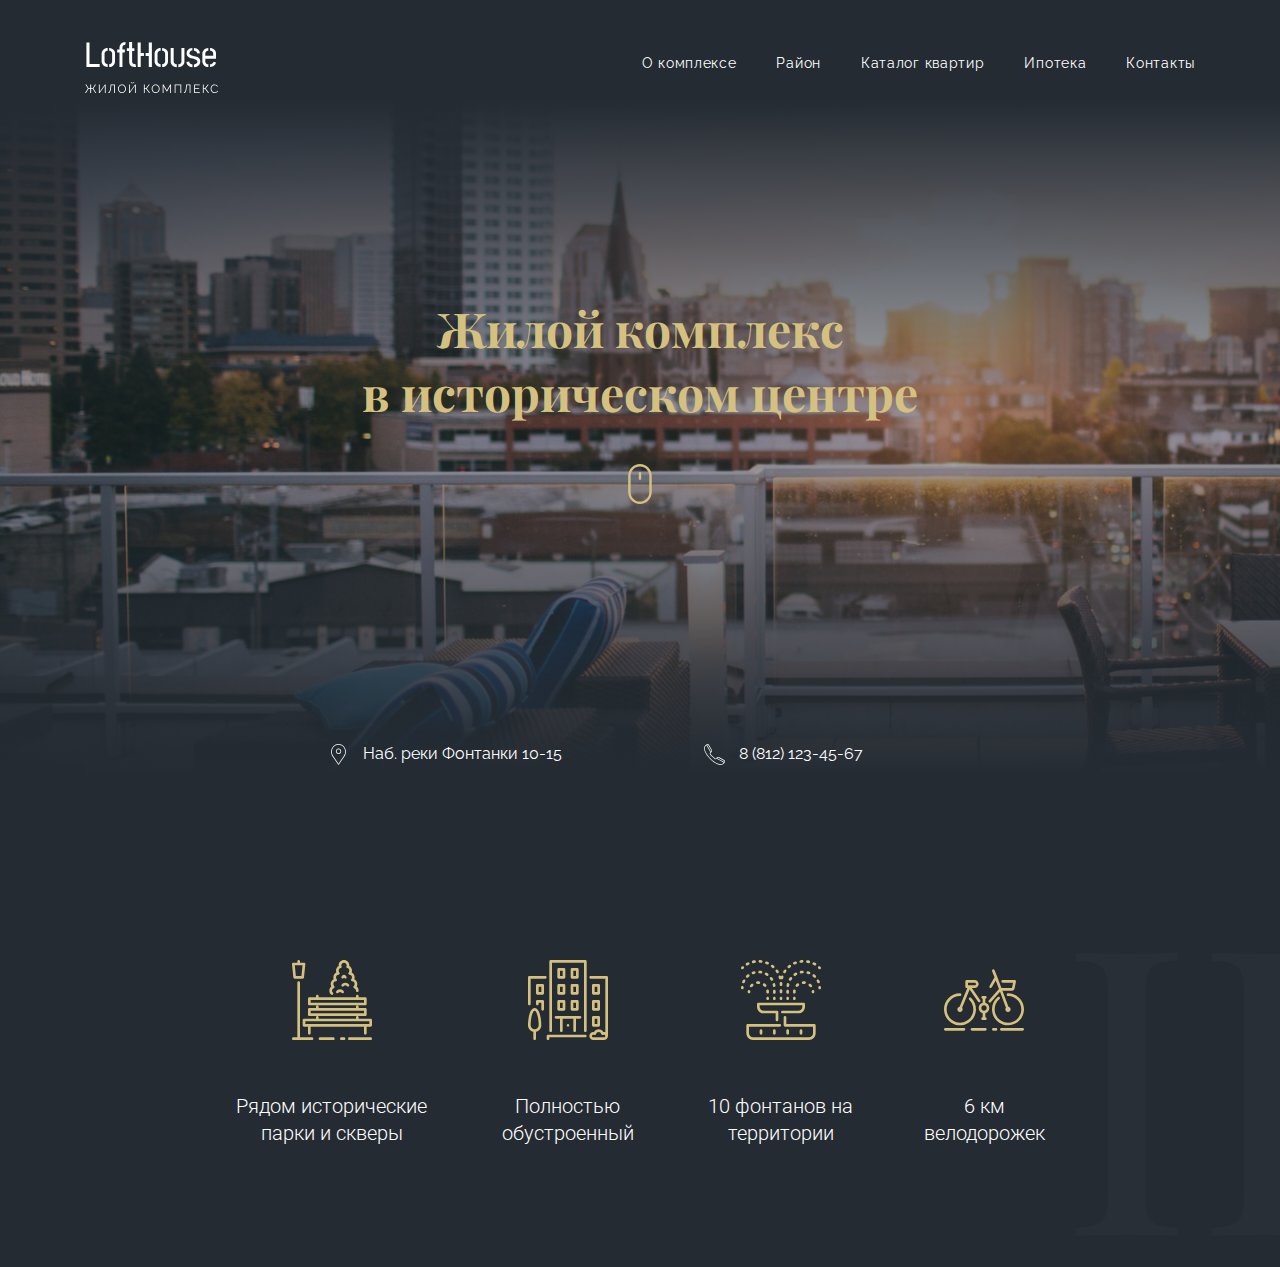
<file: loft-house/index.html>
<!DOCTYPE html>
<html lang="ru">

<head>

    <!-- Это лендинг для жилого комплекса, при разработке планирую использовать:
    - SCSS
    - Переменные
    - Миксины
    - Css Grid
    - Flex box

    Дополнительно будет использоваться:
    - Мобильная навигация.
    - Маска номера телефона.
    - YouTube Lightbox.
    - Yandex карта. -->

    <meta charset="UTF-8">
    <meta name="viewport" content="width=device-width, initial-scale=1.0">
    <link rel="stylesheet" href="./css/main.css">
    <title>Loft House - Главная.</title>
</head>

<body>
    <header class="header none1">
        <div class="header__top">
            <div class="container">
                <div class="header__top-row">
                    <a href="#">
                        <img src="./img/logo.svg" alt="Loft House">
                    </a>
                    <div class="header__nav">
                        <nav class="nav">
                            <ul class="nav__list">
                                <li><a href="#">О комплексе</a></li>
                                <li><a href="#">Район</a></li>
                                <li><a href="#">Каталог квартир</a></li>
                                <li><a href="#">Ипотека</a></li>
                                <li><a href="#">Контакты</a></li>
                            </ul>
                        </nav>
                    </div>

                    <div class="header__nav-btn">
                        <button class="nav-icon-btn">
                            <div class="nav-icon">
                            </div>
                        </button>
                    </div>

                </div>
            </div>
        </div>

        <div class="header__title container">
            <h1 class="header__desc">Жилой комплекс <br> в историческом центре</h1>
            <a href="#benefits"><img class="header__icon" src="./img/header/mouse.svg" alt="Scroll next"></a>
        </div>

        <div class="header__bottom">
            <div class="container">
                <div class="header__contacts">
                    <div class="header__adress"><a href="#link-to-map">Наб. реки Фонтанки 10-15</a></div>
                    <div class="header__phone"><a href="tel:+78121234567">8 (812) 123-45-67</a></div>
                </div>
            </div>
        </div>
    </header>

    <main>
        <section class="benefits">
            <h2 class="visually-hidden">Преимущества ЖК</h2>

            <div class="container container--sm">
                <div class="benefits__row">

                    <div class="benefits__item">
                        <img class="benefits__item-img" src="./img/benefits/parks.svg" alt="">
                        <p class="benefits__item-text">Рядом исторические
                            парки&nbsp;и&nbsp;скверы</p>
                    </div>
                    <div class="benefits__item">
                        <img class="benefits__item-img" src="./img/benefits/building.svg" alt="">
                        <p class="benefits__item-text">Полностью
                            обустроенный</p>
                    </div>
                    <div class="benefits__item">
                        <img class="benefits__item-img" src="./img/benefits/fountain.svg" alt="">
                        <p class="benefits__item-text">10 фонтанов
                            на территории</p>
                    </div>
                    <div class="benefits__item">
                        <img class="benefits__item-img" src="./img/benefits/bicycle.svg" alt="">
                        <p class="benefits__item-text">6 км <br>
                            велодорожек</p>
                    </div>

                </div>
            </div>
        </section>

        <section class="apartments none">

            <div class="container">

                <div class="apartments__title">
                    <h2 class="title-2">Наши квартиры</h2>
                </div>

                <div class="apartments__cards">
                    <a class="card" href="#">
                        <img class="card__image" src="./img/cards/01.jpg" alt="Пентхаус “Loft Олимп”">
                        <h3 class="card__title">Пентхаус “Loft Олимп”</h3>
                    </a>

                    <a class="card" href="#">
                        <img class="card__image" src="./img/cards/02.jpg" alt="Пентхаус “Loft Олимп”">
                        <h3 class="card__title">Апартаменты “Nice Loft”</h3>
                    </a>

                    <a class="card" href="#">
                        <img class="card__image" src="./img/cards/03.jpg" alt="Пентхаус “Loft Олимп”">
                        <h3 class="card__title">Апартаменты “Loft Studio”</h3>
                    </a>

                    <a class="card" href="#">
                        <img class="card__image" src="./img/cards/04.jpg" alt="Пентхаус “Loft Олимп”">
                        <h3 class="card__title">Loft квартира “Престиж”</h3>
                    </a>
                </div>

            </div>

        </section>

        <section class="cta none">
            <div class="container">

                <div class="cta__title">
                    <h2 class="title-2">Хотите посмотреть?</h2>
                </div>

                <div class="cta__wrapper">
                    <div class="cta__text">ЖК LoftHouse – это проект бизнес-класса, расположенный в центре города, на
                        Наб. реки Фонтанки 10-15. Комплекс предлагает своим жильцам квартиры площадью от 40 до 170 кв.
                        м. В здании будет три секции, в которых разместится всего 56 квартир.</div>

                    <form class="cta__form form" action="">
                        <input class="form__input" type="text" placeholder="Ваше имя">
                        <input class="form__input" type="tel" placeholder="Ваш телефон">

                        <p class="form__privacy">
                            *Мы никому не передаем ваши данные.
                            <br>
                            И не сохраняем ваш номер в базу.
                        </p>

                        <button class="form__btn" type="submit">Посмотреть район</button>

                    </form>
                </div>
            </div>
        </section>

        <section class="video none">
            <h2 class="visually-hidden">Видео про ЖК Loft House</h2>
            <div class="container">
                <a class="video__link" href="#">
                    <img class="video__icon" src="./img/video/play-button.svg" alt="">
                    <img class="video__img" src="./img/video/video-bg.jpg" alt="">
                </a>
            </div>
        </section>

        <section class="section-map none">

            <div class="container">
                <div class="section-map__title">
                    <h2 class="title-2">Район на карте</h2>
                </div>
                <div class="section-map__map">
                    <div class="map" id="map"></div>
                </div>
            </div>

        </section>

        <section class="feedback none">
            
            <div class="container">
                <div class="feedback__title">
                    <h2 class="title-2">
                        Есть вопросы?
                    </h2>
                </div>

                <form class="feedback__form form">

                    <p class="form__privacy">
                        *Мы никому не передаем ваши данные.
                        <br>
                        И не сохраняем ваш номер в базу.
                    </p>
                    <input class="form__input" type="text" placeholder="Ваше имя">
                    <input class="form__input" type="tel" placeholder="Ваш телефон">
                    <button class="form__btn" type="submit">Посмотреть район</button>
                    
                </form>

            </div>
        </section>

    </main>

    <footer class="footer none">
        <div class="container">
            <div class="footer__grid">
                <div class="footer__logo">
                    <a href="#">
                        <img src="./img/logo.svg" alt="Loft House">
                    </a>
                </div>
                <div class="footer__nav">
                    <nav>
                        <ul class="footer__nav-list">
                            <li><a href="#">О комплексе</a></li>
                            <li><a href="#">Район</a></li>
                            <li><a href="#">Каталог квартир</a></li>
                            <li><a href="#">Ипотека</a></li>
                            <li><a href="#">Контакты</a></li>
                        </ul>
                    </nav>
                </div>
                <div class="footer__nav">
                    <nav>
                        <ul class="footer__nav-list">
                            <li><a href="#">Поселение и переезд</a></li>
                            <li><a href="#">Сервисные услуги</a></li>
                            <li><a href="#">Экологическая устойчивость</a></li>
                            <li><a href="#">Инвестиционные возможности</a></li>
                            <li><a href="#">Программа лояльности</a></li>
                        </ul>
                    </nav>
                </div>
                <div class="footer__addres">
                    <ul class="footer__nav-list">
                            <li>Адрес: Наб. реки Фонтанки 10-15</li>
                            <li>Телефон: <a href="tel.:+78121234567">8 (812) 123-45-67</a></li>
                            <li>Отдел продаж: 10:00 - 20:00</li>
                            <li>E-mail: <a class="link-bold" href="mailto:vip@lofthouse.ru">vip@lofthouse.ru</a></li>
                        </ul>

                        <ul class="footer__socials">
                            <li><a href="#"><img src="./img/socials/youtube.svg" alt=""></a></li>
                            <li><a href="#"><img src="./img/socials/vk.svg" alt=""></a></li>
                            <li><a href="#"><img src="./img/socials/facebook.svg" alt=""></a></li>
                            <li><a href="#"><img src="./img/socials/instagram.svg" alt=""></a></li>
                        </ul>
                </div>

            </div>
        </div>
    </footer>

    <script src="./js/main.js"></script>
</body>

</html>
</file>
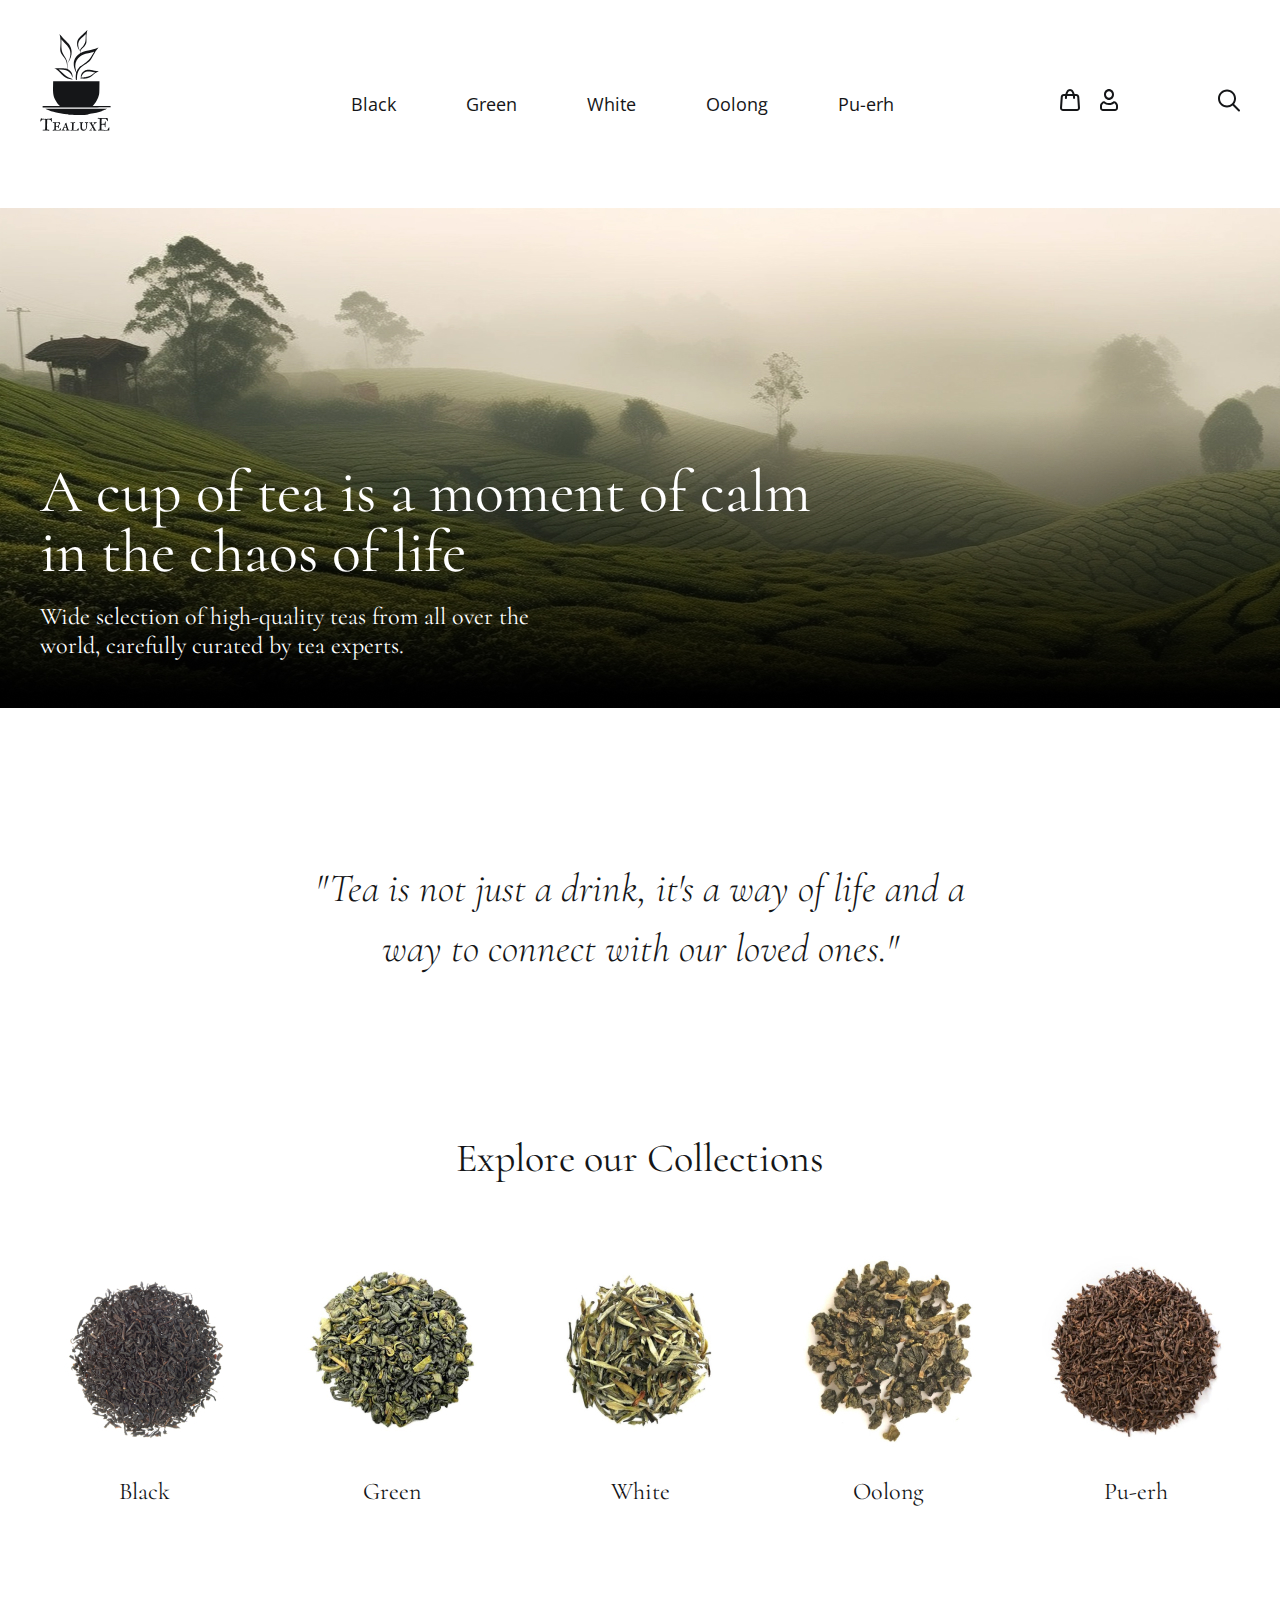
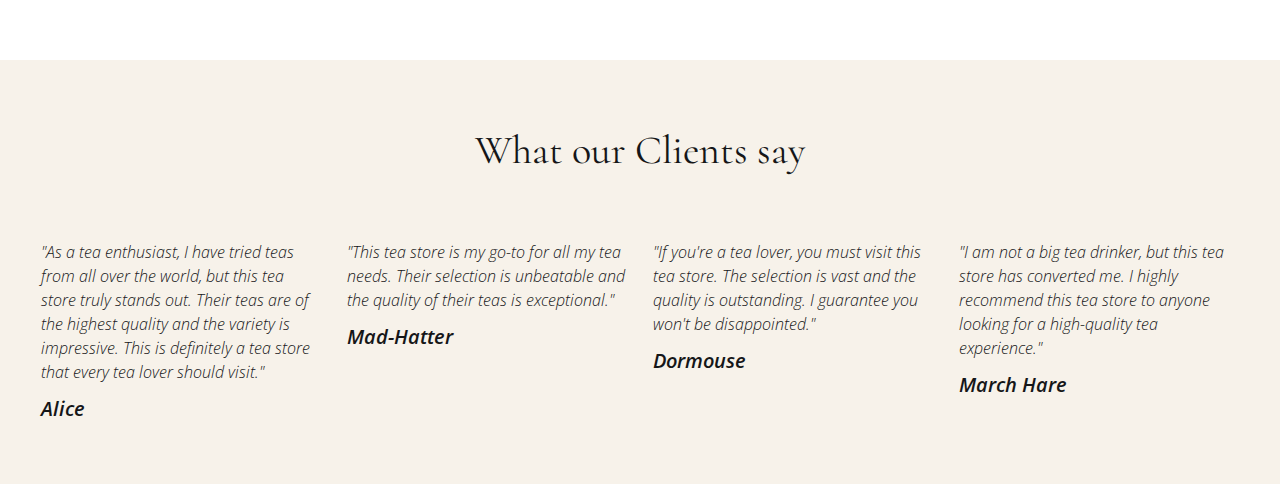
<file: tea-luxe/index.html>
<!DOCTYPE html>
<html lang="ru">

<head>
    <meta charset="UTF-8">
    <meta name="viewport" content="width=device-width, initial-scale=1.0">
    <link rel="stylesheet" href="./css/reset.css">
    <link rel="stylesheet" href="./css/main.css">
    <title>Lorem, ipsum.</title>
</head>

<body>

    <div class="menu--close"></div>
    <div class="wrapper">
        <header class="header">
            <div class="container">
                <div class="header__inner">
                    <a href="#" class="logo">
                        <img src="./images/logo.svg" alt="Tealuxe">
                    </a>
                    <nav class="menu">
                        <button class="menu__btn">
                            <span></span>
                            <span></span>
                            <span></span>
                            <span></span>
                        </button>
                        <ul class="menu__list">
                            <li class="menu__close">
                                <button class="menu__close-btn">
                                    <img src="./images/close.svg" alt="">
                                </button>
                            </li>
                            <li class="menu__item"><a href="#" class="menu__link">Black</a></li>
                            <li class="menu__item"><a href="#" class="menu__link">Green</a></li>
                            <li class="menu__item"><a href="#" class="menu__link">White</a></li>
                            <li class="menu__item"><a href="#" class="menu__link">Oolong</a></li>
                            <li class="menu__item"><a href="#" class="menu__link">Pu-erh</a></li>
                            <li class="mobile-nav">
                                <ul class="mobile-menu">
                                    <li class="mobile-menu__item">
                                        <a class="mobile__menu-link" href="#">Contact Us</a>
                                    </li>
                                    <li class="mobile-menu__item">
                                        <a class="mobile__menu-link" href="#">Our Blog</a>
                                    </li>
                                    <li class="mobile-menu__item">
                                        <a class="mobile__menu-link" href="#">Shipping and Delivery</a>
                                    </li>
                                </ul>
                                <ul class="mobile-actions">
                                    <li class="mobile-actions__item">
                                        <a href="#" class="mobile-actions__link">
                                            <img src="images/cart.svg" alt="">
                                        </a>
                                    </li>
                                    <li class="mobile-actions__item">
                                        <a href="#" class="mobile-actions__link">
                                            <img src="images/user.svg" alt="">
                                        </a>
                                    </li>
                                    <li class="mobile-actions__item">
                                        <a href="#" class="mobile-actions__link"></a>
                                        <img src="images/search.svg" alt="">
                                    </li>
                                </ul>
                            </li>
                        </ul>
                    </nav>
                    <ul class="user-action">
                        <li class="user-actions__item">
                            <a href="#" class="user-actions__link">
                                <img src="images/cart.svg" alt="">
                            </a>
                        </li>
                        <li class="user-actions__item">
                            <a href="#" class="user-actions__link">
                                <img src="images/user.svg" alt="">
                            </a>
                        </li>
                        <li class="user-actions__item user-actions__item-search">
                            <a href="#" class="user-actions__link"></a>
                            <img src="images/search.svg" alt="">
                            <!-- <search>
                                <form action="">
                                    <input type="search">
                                    <button type="submit"></button>
                                </form>
                            </search> -->
                        </li>
                    </ul>
                </div>
            </div>
        </header>

        <main class="main">
            <section class="top">
                <div class="container">
                    <div class="top__inner">
                        <h1 class="top__title">
                            A cup of tea is a moment of calm in the chaos of life
                        </h1>
                        <p class="top__text">
                            Wide selection of high-quality teas from all over the world, carefully curated by tea
                            experts.
                        </p>
                    </div>
                </div>
            </section>
            <blockquote class="blockquote">
                <p class="blockquote__text">"Tea is not just a drink, it's a way of life and a way to connect with our
                    loved ones."</p>
            </blockquote>

            <section class="assortment">
                <div class="container">
                    <h2 class="title assortment__title">Explore our Collections</h2>
                    <ul class="assortment__list">
                        <li class="assortment__item">
                            <img src="./images/black.jpg" alt="" class="assortment__img">
                            <p class="assortment__name">Black</p>
                        </li>
                        <li class="assortment__item">
                            <img src="./images/green.jpg" alt="" class="assortment__img">
                            <p class="assortment__name">Green</p>
                        </li>
                        <li class="assortment__item">
                            <img src="./images/white.jpg" alt="" class="assortment__img">
                            <p class="assortment__name">White</p>
                        </li>
                        <li class="assortment__item">
                            <img src="./images/oolong.jpg" alt="" class="assortment__img">
                            <p class="assortment__name">Oolong</p>
                        </li>
                        <li class="assortment__item">
                            <img src="./images/pu-erh.jpg" alt="" class="assortment__img">
                            <p class="assortment__name">Pu-erh</p>
                        </li>
                    </ul>
                </div>
            </section>

            <section class="reviews">
                <div class="container">
                    <h2 class="title">What our Clients say</h2>
                    <ul class="reviews__list">

                        <li class="reviews__item">
                            <blockquote>
                                <p class="reviews__text">"As a tea enthusiast, I have tried teas from all over the
                                    world, but this tea store truly stands out. Their teas are of the highest quality
                                    and the variety is impressive. This is definitely a tea store that every tea lover
                                    should visit."</p>
                                <cite class="reviews__name">Alice</cite>
                            </blockquote>
                        </li>

                        <li class="reviews__item">
                            <blockquote>
                                <p class="reviews__text">"This tea store is my go-to for all my tea needs. Their
                                    selection is unbeatable and the quality of their teas is exceptional."</p>
                                <cite class="reviews__name">Mad-Hatter</cite>
                            </blockquote>
                        </li>

                        <li class="reviews__item reviews__item--hide2">
                            <blockquote>
                                <p class="reviews__text">"If you're a tea lover, you must visit this tea store. The
                                    selection is vast and the quality is outstanding. I guarantee you won't be
                                    disappointed."</p>
                                <cite class="reviews__name">Dormouse</cite>
                            </blockquote>
                        </li>

                        <li class="reviews__item reviews__item--hide">
                            <blockquote>
                                <p class="reviews__text">"I am not a big tea drinker, but this tea store has converted
                                    me. I highly recommend this tea store to anyone looking for a high-quality tea
                                    experience."</p>
                                <cite class="reviews__name">March Hare</cite>
                            </blockquote>
                        </li>
                    </ul>
                </div>
            </section>

        </main>

        <footer class="footer"></footer>
    </div>

    <script src="./scripts/script.js"></script>
</body>

</html>
</file>
<file: tea-luxe/css/main.css>
@import url('https://fonts.googleapis.com/css2?family=Cormorant:ital,wght@0,300..700;1,300..700&family=Open+Sans:ital,wdth,wght@0,75..100,300..800;1,75..100,300..800&display=swap');


:root {
    --black: #000000;
    --white: #ffffff;


    --font-family: 'Open Sans', sans-serif;
    --second-family: "Cormorant", sans-serif;
    --third-family: "IM FELL Great Primer SC", sans-serif;
}

html {
    box-sizing: border-box;
    width: 100%;
    max-width: 100%;
    overflow-x: hidden;
}

*,
*::after,
*::before {
    box-sizing: inherit;
}

a {
    text-decoration: none;
    color: inherit;
}

button {
    padding: 0;
    border: none;
    background-color: transparent;
}

ul {
    list-style: none;
}

/* .reviews__item.reviews__item--hide {
    display: none;
} */

.title {
    text-align: center;
    margin-bottom: 60px;
    font-family: "Cormorant", sans-serif;
    font-weight: 400;
    font-size: 40px;
}

.container {
    max-width: 1240px;
    padding: 0px 20px;
    margin: 0 auto;
}

body {
    color: #151618;
    font-size: 20px;
    font-weight: 300;
    line-height: 1.5;
    font-family: var(--font-family);
}

.header__inner {
    display: flex;
    justify-content: space-between;
    align-items: center;
    min-height: 140px;
    padding: 30px 0;
}

.logo {
    margin-bottom: 35px;
}

.menu__btn {
    display: none;
    width: 40px;
    height: 20px;
    flex-direction: column;
    justify-content: space-between;
    position: relative;
    z-index: 2;
}

.menu--close {
    display: none;
    position: absolute;
    left: 0;
    right: 0;
    top: 0;
    bottom: 0;
    background-color: rgba(0, 0, 0, .5);
    z-index: 1;
    transition: background-color .3s ease;

}

.menu--close.menu--open {
    display: block;
}

.mobile-nav,
.menu__close {
    display: none;
}

.menu__btn span {
    background-color: #000;
    height: 2px;
    width: 100%;
}

.menu__list {
    display: flex;
    align-items: center;
    gap: 0 70px;
    font-size: 18px;
    font-weight: 400;
    margin-left: 70px;
    position: relative;
    z-index: 3;
}

.user-action {
    display: flex;
    align-items: center;
    gap: 0 20px;
}

.user-actions__item-search {
    margin-left: 80px;
}

.top {
    background-image: url(../images/top-image.jpg);
    background-repeat: no-repeat;
    background-position: bottom left;
    background-size: cover;
}

.top__inner {
    min-height: 500px;
    color: var(--white);
    font-family: var(--second-family);
    font-weight: 400;
    display: flex;
    flex-direction: column;
    justify-content: flex-end;
}

.top__title {
    font-size: 60px;
    font-weight: 400;
    margin-bottom: 20px;
    max-width: 780px;
    line-height: 1;
}

.top__text {
    font-size: 24px;
    margin-bottom: 48px;
    max-width: 550px;
    line-height: normal;
}

.blockquote__text {
    text-align: center;
    font-family: var(--second-family);
    font-style: italic;
    font-size: 40px;
    max-width: 704px;
    margin: 150px auto;
}

.assortment {
    margin-bottom: 150px;
}

.assortment__list {
    text-align: center;
    display: flex;
    gap: 0 40px;
}

.assortment__img {
    max-width: 208px;
    max-height: 208px;
    width: 100%;
}

.assortment__name {
    padding-top: 10px;
    font-family: 'Cormorant', serif;
    font-size: 24px;
    font-weight: 400;

}

.reviews {
    padding: 60px 0;
    background-color: #f7f2ea;
}

.reviews__list {
    display: flex;
    gap: 0 26px;
    justify-content: center;
}

.reviews__item {
    flex-basis: 280px;
    color: #151618;
    font-family: var(--font-family);
}

.reviews__text {
    margin-bottom: 10px;

    font-style: italic;
    font-weight: 300;
    font-size: 16px;
}

.reviews__name {
    font-weight: 600;
    font-size: 20px;
}


@media (max-width: 1000px) {
    .user-actions__item-search {
        margin-left: 30px;
    }

    .menu {
        margin-right: 0;
        order: -1;
    }

    .menu__list {
        margin-left: 60px;
    }

    .menu__btn {
        display: flex;
    }

    .logo {
        margin-bottom: 0;
    }

    .header__inner {
        min-height: auto;
    }

    .blockquote__text {
        margin-top: 120px;
        margin-bottom: 135px;
    }

    .assortment {
        margin-bottom: 120px;
    }

    .assortment__list {
        gap: 0;
        flex-wrap: nowrap;
    }

    .reviews__item.reviews__item--hide {
        display: none;
    }

}

@media (max-width: 860px) {

    .menu {
        order: -1;
    }

    .logo {
        margin-left: auto;
        margin-right: 154px;
    }

    .menu__list {
        transform: translateY(-100%);
        position: absolute;
        top: 0;
        left: 0;
        right: 0;
        width: 480px;
        margin: 0 auto;
        background-color: #fff;
        display: block;
        text-align: center;
        padding-top: 60px;
        transition: transform .6s ease;
    }

    .menu__list.menu__list--open {
        transform: translateY(0%);
    }

    .menu__item {
        margin-bottom: 30px;
        font-family: var(--second-family);
        font-size: 24px;
        color: #000;
    }

    .mobile-nav,
    .menu__close {
        display: block;
    }


    .mobile-menu {
        padding-top: 60px;
        margin: 60px 30px;
        border-top: 2px solid #f7f2ea;
    }

    .mobile-actions {
        background-color: #f7f2ea;
        height: 60px;
        padding: 0 80px;
        display: flex;
        justify-content: space-between;
        align-items: center;
    }

    .menu__close-btn {
        position: absolute;
        top: 20px;
        right: 20px;
    }

    .mobile-menu__item {
        margin-bottom: 35px;
    }

}

@media (max-width: 768px) {
    .header__inner {
        padding-left: 64px;
        padding-right: 64px;
    }

    .blockquote__text {
        max-width: 640px;
    }

    .assortment__list {
        gap: 0;
        flex-wrap: wrap;
        justify-content: center;
    }

    .reviews__list {
        flex-wrap: wrap;
        gap: 30px 76px
    }

    .reviews__item.reviews__item--hide {
        display: block;
    }


}

@media (max-width: 680px) {
    .container {
        padding-left: 10px;
        padding-right: 10px;
    }

    .header__inner {
        padding-left: 0;
        padding-right: 0;
    }

    .top__title {
        font-size: 40px;
        line-height: normal;
    }

    .blockquote__text {
        max-width: 376px;
        font-size: 16px;
        margin-top: 60px;
        margin-bottom: 60px;
    }
}

@media (max-width: 480px) {

    .menu__list {
        width: 360px;
    }

    .logo {
        margin-right: 80px;
    }

    .logo img {
        width: 39px;
    }

    .assortment {
        margin-bottom: 60px;
    }

    .reviews__list {
        gap: 30px 20px
    }

    .reviews__item {
        flex-basis: 220px;
    }

    .reviews {
        padding: 50px 0;
    }
}

@media (max-width: 360px) {
    .title {
        margin-bottom: 30px;
        font-size: 24px;
    }

    .logo {
        margin-right: 50px;
    }

    .user-actions__item-search {
        margin-left: 0px;
    }

    .header__inner {
        padding: 10px 0;
    }

    .top__title {
        font-size: 24px;
        margin-bottom: 10px;
    }

    .top__text {
        font-size: 13px;
        margin-bottom: 30px;
    }

    .top__inner {
        min-height: 367px;
    }

    .blockquote__text {
        max-width: 340px;
        margin-top: 70px;
        margin-bottom: 80px;
    }

    .assortment {
        margin-bottom: 80px;
    }

    .reviews__item:last-child,
    .reviews__item:first-child {
        display: none;
    }
}
</file>
<file: loft-house/css/main.css>
/* Reset and base styles  */
@import url("https://fonts.googleapis.com/css2?family=Playfair+Display:wght@700&family=Raleway:wght@400;700&family=Roboto:wght@300&display=swap");
* {
  padding: 0px;
  margin: 0px;
  border: none;
}

*,
*::before,
*::after {
  box-sizing: border-box;
}

/* Links */
a, a:link, a:visited {
  text-decoration: none;
}

a:hover {
  text-decoration: none;
}

/* Common */
aside, nav, footer, header, section, main {
  display: block;
}

h1, h2, h3, h4, h5, h6, p {
  font-size: inherit;
  font-weight: inherit;
}

ul, ul li {
  list-style: none;
}

img {
  vertical-align: top;
}

img, svg {
  max-width: 100%;
  height: auto;
}

address {
  font-style: normal;
}

/* Form */
input, textarea, button, select {
  font-family: inherit;
  font-size: inherit;
  color: inherit;
  background-color: transparent;
}

input::-ms-clear {
  display: none;
}

button, input[type=submit] {
  display: inline-block;
  box-shadow: none;
  background-color: transparent;
  background: none;
  cursor: pointer;
}

input:focus, input:active,
button:focus, button:active {
  outline: none;
}

button::-moz-focus-inner {
  padding: 0;
  border: 0;
}

label {
  cursor: pointer;
}

legend {
  display: block;
}

body {
  font-family: "Raleway", sans-serif;
  background-color: #242B33;
  color: #fff;
  font-size: 16px;
}

a {
  color: #fff;
  transition: color 0.2s ease-in;
}
a:hover {
  color: #D4C17F;
}

.container {
  max-width: 1140px;
  padding: 0px 15px;
  margin: 0 auto;
}
.container--sm {
  width: 840px;
}

.visually-hidden {
  position: absolute;
  width: 1px;
  height: 1px;
  margin: -1px;
  padding: 0;
  border: 0;
  overflow: hidden;
  clip: rect(0px 0px 0px 0px);
  clip: rect(0px, 0px, 0px, 0px);
  -webkit-clip-path: inset(100%);
          clip-path: inset(100%);
  white-space: nowrap;
}

.none {
  display: none !important;
}

.title-2 {
  font-family: "Playfair Display", serif;
  font-size: 36px;
  font-weight: 700;
  color: #D4C17F;
}

.link-bold {
  color: #D4C17F;
  font-weight: 700;
}

.no-scroll {
  overflow-y: hidden;
}

.header {
  display: flex;
  flex-direction: column;
  padding-top: 30px;
  padding-bottom: 74px;
  min-height: 840px;
  background: linear-gradient(180deg, #242B33 11.98%, rgba(45, 52, 60, 0.38) 51.04%, #242B33 92.19%), url(./../img/header/header-bg.jpg), lightgray 50%/cover no-repeat;
}
@media screen and (max-width: 999px) {
  .header {
    min-height: unset;
    row-gap: 50px;
  }
}

.header__top-row {
  display: flex;
  justify-content: space-between;
  align-items: center;
  margin-bottom: 200px;
}
@media screen and (max-width: 999px) {
  .header__top-row {
    margin-bottom: 20px;
  }
}

.header__top-row--mobile {
  position: fixed;
  z-index: 99;
  left: 0px;
  top: 0px;
  width: 100%;
  height: 100%;
  background-color: #242B33;
  display: flex;
  flex-direction: column;
  justify-content: flex-start;
  align-items: center;
  row-gap: 60px;
  padding-top: 40px;
  padding-bottom: 40px;
}
.header__top-row--mobile .header__nav {
  display: block;
}
.header__top-row--mobile .nav__list {
  flex-direction: column;
  align-items: center;
  row-gap: 30px;
}
.header__top-row--mobile .header__nav-btn {
  position: fixed;
  top: 50px;
  right: 15px;
}

.header__title {
  position: relative;
  margin-bottom: 320px;
}
@media screen and (max-width: 999px) {
  .header__title {
    margin-bottom: 140px;
  }
}

.header__desc {
  text-align: center;
  font-family: "Playfair Display", serif;
  font-size: 48px;
  font-weight: 700;
  color: #D4C17F;
}
@media screen and (max-width: 999px) {
  .header__desc {
    font-size: 31px;
    padding-bottom: 80px;
  }
}

.header__icon {
  position: absolute;
  right: 50%;
  bottom: -100px;
  transform: translate(50%, -50%);
  cursor: pointer;
}
@media screen and (max-width: 999px) {
  .header__icon {
    bottom: -50px;
  }
}

.header__contacts {
  display: flex;
  flex-direction: row;
  justify-content: space-between;
  max-width: 625px;
  margin: 0 auto;
}
@media screen and (max-width: 999px) {
  .header__contacts {
    flex-direction: column;
    align-items: center;
    row-gap: 30px;
  }
}

.header__adress,
.header__phone {
  position: relative;
  padding-left: 35px;
}
@media screen and (max-width: 999px) {
  .header__adress,
  .header__phone {
    font-size: 17px;
  }
}

.header__phone {
  padding-right: 90px;
}
@media screen and (max-width: 999px) {
  .header__phone {
    padding-right: 0;
  }
}

.header__adress::before,
.header__phone::before {
  content: "";
  position: absolute;
  left: 0;
  top: 0;
  width: 21px;
  height: 21px;
  background-repeat: no-repeat;
}

.header__adress::before {
  background-image: url(./../img/header/map.svg);
}

.header__phone::before {
  background-image: url(./../img/header/phone.svg);
}

.header__nav-btn {
  display: none;
}
@media screen and (max-width: 999px) {
  .header__nav-btn {
    display: block;
  }
}

@media screen and (max-width: 999px) {
  .header__nav {
    display: none;
  }
}

.nav {
  font-size: 14px;
  letter-spacing: 0.05em;
}

.nav__list {
  display: flex;
  flex-direction: row;
  -moz-column-gap: 40px;
       column-gap: 40px;
}

/* Nav Icon */
.nav-icon-btn {
  --time: 0.1s;
  --width: 40px;
  --height: 30px;
  --line-height: 1px;
  --line-margin: 2;
  --color: #fff;
  height: var(--height);
  width: var(--width);
  display: flex;
  justify-content: center;
  align-items: center;
}

.nav-icon {
  position: relative;
  width: var(--width);
  height: var(--line-height);
  background-color: var(--color);
}

.nav-icon::before,
.nav-icon::after {
  content: "";
  display: block;
  position: absolute;
  left: 0;
  width: var(--width);
  height: var(--line-height);
  background-color: var(--color);
  transition: transform var(--time) ease-in, top var(--time) linear var(--time);
}

.nav-icon::before {
  top: calc(var(--line-height) * -8);
}

.nav-icon::after {
  top: calc(var(--line-height) * 8);
}

.nav-icon.nav-icon--active {
  background-color: transparent;
}

.nav-icon.nav-icon--active::before,
.nav-icon.nav-icon--active::after {
  top: 0;
  transition: top var(--time) linear, transform var(--time) ease-in var(--time);
}

.nav-icon.nav-icon--active::before {
  transform: rotate(45deg);
}

.nav-icon.nav-icon--active::after {
  transform: rotate(-45deg);
}

.benefits {
  padding: 120px 0;
  position: relative;
  overflow: hidden;
}
.benefits::after {
  content: "II";
  left: calc(50% + 555px);
  transform: translate(-50%, 0%);
  position: absolute;
  top: 0;
  z-index: -1;
  opacity: 0.02;
  line-height: 1.15;
  font-size: 400px;
  font-family: "Playfair Display", serif;
}

.benefits__row {
  display: flex;
  -moz-column-gap: 70px;
       column-gap: 70px;
}
@media screen and (max-width: 999px) {
  .benefits__row {
    display: grid;
    grid-template-columns: repeat(auto-fit, minmax(290px, 1fr));
  }
}

.benefits__item {
  display: flex;
  flex-direction: column;
  justify-content: center;
  align-items: center;
}
.benefits__item-img {
  margin-bottom: 53px;
}
@media screen and (max-width: 999px) {
  .benefits__item-img {
    width: 60px;
    height: 60px;
    margin-bottom: 20px;
  }
}
.benefits__item-text {
  text-align: center;
  font-size: 20px;
  line-height: 1.35;
  font-family: "Roboto", sans-serif;
  font-weight: 300;
}
@media screen and (max-width: 999px) {
  .benefits__item-text {
    font-size: 16px;
  }
}

.apartments {
  position: relative;
}
.apartments::before {
  content: "III";
  right: calc(50% + 555px);
  transform: translate(50%, -7%);
  position: absolute;
  top: 0;
  z-index: -1;
  opacity: 0.02;
  line-height: 1.15;
  font-size: 400px;
  font-family: "Playfair Display", serif;
}

.apartments__title {
  margin-bottom: 88px;
}

.apartments__cards {
  display: grid;
  grid-template-columns: repeat(2, 1fr);
  gap: 30px;
}

.card {
  display: inline-block;
  position: relative;
  overflow: hidden;
}
.card::before {
  content: "";
  position: absolute;
  z-index: 6;
  width: 100%;
  height: 100%;
  left: 0px;
  top: 0px;
  background: linear-gradient(180deg, rgba(36, 43, 51, 0) 0%, #242B33 100%);
}
.card::after {
  opacity: 0;
  transition: opacity 0.2s ease-in;
  position: absolute;
  z-index: 6;
  content: "";
  top: 15px;
  right: 15px;
  bottom: 15px;
  left: 15px;
  border: 3px double #D4C17F;
}
.card:hover::after {
  opacity: 1;
}
.card:hover .card__image {
  transform: scale(1.1);
  filter: contrast(1.1) brightness(1.1) saturate(1.1);
}

.card__image {
  position: relative;
  z-index: 5;
  transition: all 0.4s ease-in;
}

.card__title {
  position: absolute;
  z-index: 9;
  left: 50px;
  right: 50px;
  bottom: 44px;
  font-size: 24px;
}

.cta {
  padding: 180px 0px;
  background: linear-gradient(180deg, #242B33 10.42%, rgba(36, 43, 51, 0) 50.52%, #242B33 90.1%), linear-gradient(0deg, rgba(36, 43, 51, 0.9) 0%, rgba(36, 43, 51, 0.9) 100%), url("./../img/CTA/cta-bg.jpg"), lightgray 50%/cover no-repeat;
}

.cta__title {
  margin-bottom: 17px;
}

.cta__wrapper {
  display: grid;
  grid-template-columns: 1fr 1fr;
  gap: 30px;
}

.cta__text {
  line-height: 1.5;
}
.cta__text p + p {
  margin-top: 1em;
}

.cta__form {
  display: grid;
  grid-template-columns: repeat(2, 1fr);
  gap: 35px 30px;
  align-items: center;
}

.form__input {
  height: 50px;
  padding: 12px;
  text-align: center;
  background-color: rgba(255, 255, 255, 0.2);
  color: #fff;
  font-size: 14px;
  transition: background-color 0.2s ease-in;
}
.form__input::-moz-placeholder {
  color: #BEBEBE;
}
.form__input::placeholder {
  color: #BEBEBE;
}
.form__input:focus {
  background-color: rgba(255, 255, 255, 0.25);
}

.form__privacy {
  font-size: 13px;
  color: #E7E7E7;
  text-align: center;
  line-height: 1.23;
}

.form__btn {
  height: 50px;
  padding: 12px;
  font-size: 16px;
  font-weight: 700;
  text-align: center;
  color: #fff;
  background-color: #D4C17F;
  transition: background-color 0.2s ease-in;
  cursor: pointer;
}
.form__btn:hover {
  background-color: #ddc676;
}

.video {
  text-align: center;
  position: relative;
}
.video::after {
  content: "IV";
  left: calc(50% + 555px);
  transform: translate(-50%, 0%);
  position: absolute;
  top: 0;
  z-index: -1;
  opacity: 0.02;
  line-height: 1.15;
  font-size: 400px;
  font-family: "Playfair Display", serif;
}

.video__link {
  position: relative;
  margin: 0 auto;
  display: inline-block;
  text-align: center;
  cursor: auto;
}
.video__link::before {
  content: "";
  position: absolute;
  top: 0;
  left: 0;
  width: 100%;
  height: 100%;
  background: rgba(36, 43, 51, 0.8) 100%;
  transition: background-color 0.2s ease-in;
}
.video__link:hover::before {
  background: rgba(36, 43, 51, 0.6) 100%;
}

.video__icon {
  position: absolute;
  top: 50%;
  left: 50%;
  transform: translate(-50%, -50%);
  z-index: 9;
  cursor: pointer;
  transition: transform 0.3s ease-in;
}
.video__icon:hover {
  transform: translate(-50%, -50%) scale(1.2);
  filter: saturate(1.5);
}

.section-map {
  padding: 180px 0;
  position: relative;
}
.section-map::before {
  content: "V";
  position: absolute;
  top: 0;
  z-index: -1;
  opacity: 0.02;
  line-height: 1.15;
  font-size: 400px;
  font-family: "Playfair Display", serif;
  top: 180px;
  right: calc(50% + 555px);
  transform: translate(50%, 0%);
  line-height: 1;
}

.section-map__title {
  margin-bottom: 88px;
}

.map {
  height: 358px;
  background: #626262;
}

.feedback {
  padding-bottom: 180px;
}

.feedback__title {
  margin-bottom: 38px;
}

.feedback__form {
  display: grid;
  grid-template-columns: repeat(4, 1fr);
  gap: 30px;
  align-items: center;
}

.footer {
  background-color: #2D343C;
  padding: 72px 0px 51px 0px;
  font-size: 14px;
  letter-spacing: 0.05rem;
}

.footer__grid {
  display: grid;
  grid-template-columns: repeat(4, 1fr);
  gap: 30px;
}

.footer__logo {
  margin-top: -12px;
}

.footer__nav-list {
  display: grid;
  gap: 15px;
}

.footer__addres {
  display: grid;
  gap: 20px;
}

.footer__socials {
  display: flex;
  -moz-column-gap: 22px;
       column-gap: 22px;
  align-items: center;
}/*# sourceMappingURL=main.css.map */
</file>
